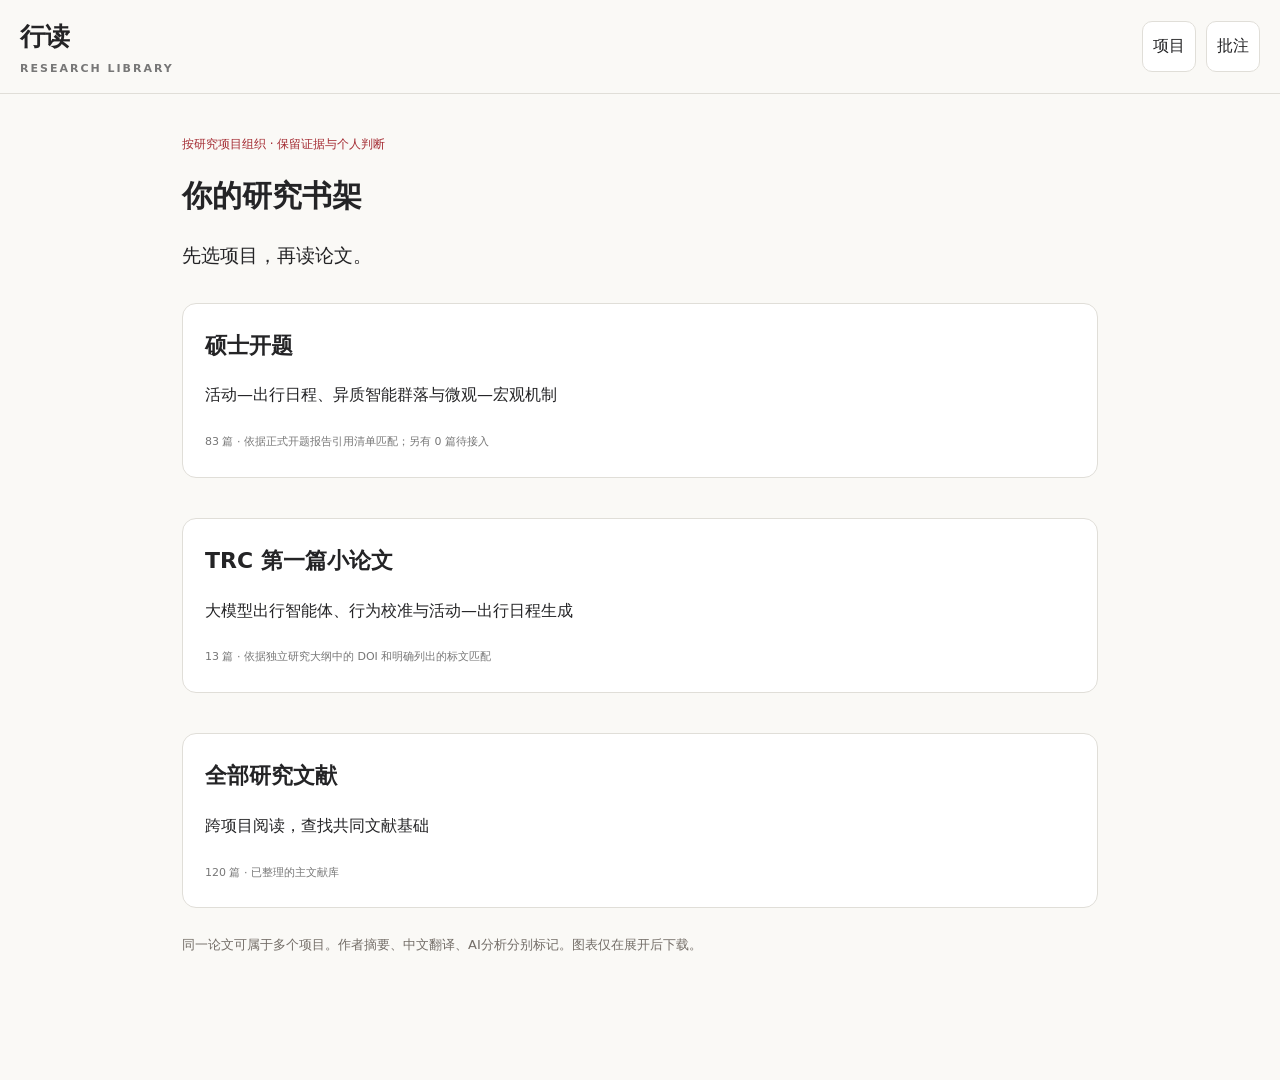
<file: index.html>
<!doctype html><html lang="zh-CN"><head><meta charset="utf-8"><meta name="viewport" content="width=device-width,initial-scale=1,viewport-fit=cover"><meta name="theme-color" content="#a42b32"><title>行读 · 研究文献工作台</title><link rel="stylesheet" href="workbench.css"></head><body>
<header><a href="index.html" class="brand">行读 <small>RESEARCH LIBRARY</small></a><button id="home">项目</button><button id="notes">批注</button></header>
<main id="app"><p>正在载入项目书架…</p></main><nav id="pager" hidden><button id="prev">← 上一篇</button><span id="position"></span><button id="next">下一篇 →</button></nav>
<dialog id="annotate"><form method="dialog"><h2>阅读批注</h2><p id="anchor"></p><label>你的判断与补充<textarea id="comment" required rows="5" maxlength="10000"></textarea></label><p class="muted">仅保存在此浏览器；可导出备份，不会上传到公开网站。</p><button value="cancel" formnovalidate>取消</button><button id="saveNote" value="save">保存批注</button></form></dialog>
<dialog id="image"><button id="closeImage">关闭大图</button><img id="large" alt="论文图表"><p id="caption"></p></dialog>
<button id="quote" hidden>批注所选文字</button><div id="status" role="status"></div><input id="import" type="file" accept="application/json" hidden>
<script src="workbench.js?v=20261018b" defer></script><script src="sync-client.js?v=20261018b" defer></script></body></html>
</file>
<file: workbench.css>
:root{--red:#a42b32;--ink:#242426;--paper:#faf9f6;--line:#e0ded8}*{box-sizing:border-box}body{margin:0;background:var(--paper);color:var(--ink);font:16px/1.8 system-ui,'Microsoft YaHei',sans-serif}header{position:sticky;top:0;background:#faf9f6f5;border-bottom:1px solid var(--line);display:flex;align-items:center;gap:10px;padding:14px 20px;z-index:5}.brand{font-size:25px;font-weight:800;margin-right:auto;color:var(--ink)}small{font-size:11px;color:#777}.brand small{display:block;letter-spacing:2px}a{color:var(--red);text-decoration:none}button,select,input,textarea{font:inherit;max-width:100%;border:1px solid var(--line);border-radius:10px;padding:10px;background:white;color:var(--ink)}button{cursor:pointer;min-height:44px}button:disabled{opacity:.4}button:hover,a:hover{color:var(--red)}button:focus-visible,input:focus-visible{outline:2px solid var(--red)}main{max-width:960px;margin:auto;padding:28px 22px 110px}h1{font:700 30px/1.4 Georgia,serif;overflow-wrap:anywhere}h2{font-size:21px}h3{font-size:17px}.muted{color:#746e68;font-size:13px}.lead{font-size:19px}.projects{display:grid;gap:16px}.project,.paper,.note{padding:22px;border:1px solid var(--line);border-radius:14px;background:white;margin:12px 0}.project{width:100%;text-align:left}.project strong{display:block;font-size:22px}.toolbar{display:flex;gap:8px;flex-wrap:wrap;margin:18px 0}.toolbar input{flex:1;min-width:170px}.toolbar select{min-width:0;max-width:100%}.paper button{border:0;text-align:left;padding:0;font-weight:650}.meta{font-size:13px;color:#746e68;overflow-wrap:anywhere}.block{margin:28px 0;border-top:1px solid var(--line);padding-top:20px}.text{white-space:pre-line;font-size:17px;line-height:1.95;overflow-wrap:anywhere}.tag{font-size:12px;color:var(--red)}.field{margin:16px 0}.field strong{display:block}.field p{margin:4px 0}.highlight{background:#ffefb2}figure{margin:24px 0}figure img{width:100%;height:auto;object-fit:contain}figcaption{font-size:14px;overflow-wrap:anywhere}details{border:1px solid var(--line);border-radius:12px;padding:16px;margin-top:20px}summary{cursor:pointer}nav{position:fixed;bottom:0;background:#faf9f6f5;display:flex;gap:14px;align-items:center;justify-content:center;width:100%;padding:12px 10px calc(12px + env(safe-area-inset-bottom));border-top:1px solid var(--line);z-index:5}dialog{width:min(94vw,800px);max-height:90vh;overflow:auto;border:1px solid var(--line);border-radius:14px;padding:24px}dialog::backdrop{background:#0007}dialog textarea{width:100%;display:block}dialog img{width:100%;height:auto}#quote{position:fixed;bottom:90px;right:20px;background:var(--red);color:white;z-index:10}#status{position:fixed;bottom:80px;background:#242426;color:white;left:20px;right:20px;text-align:center;z-index:15;border-radius:10px}#status:empty{display:none}#graph{height:58vh;min-height:380px;background:white;border:1px solid var(--line);border-radius:14px;touch-action:none}#graphDetail{overflow-wrap:anywhere}.graph-list{max-height:280px;overflow:auto}.graph-list button{display:block;width:100%;text-align:left;margin:6px 0;font-size:13px}[hidden]{display:none!important}.warning{border-left:3px solid var(--red);padding-left:14px}.active{color:var(--red);border-color:var(--red)}@media(max-width:520px){main{padding:18px 17px 110px}h1{font-size:25px}header{padding:10px 14px}.brand small{font-size:8px}header button{font-size:13px}.project{padding:18px}.text{font-size:16px}nav{font-size:13px}.toolbar select{width:100%}}@media(prefers-reduced-motion:reduce){*{scroll-behavior:auto!important}}
</file>
